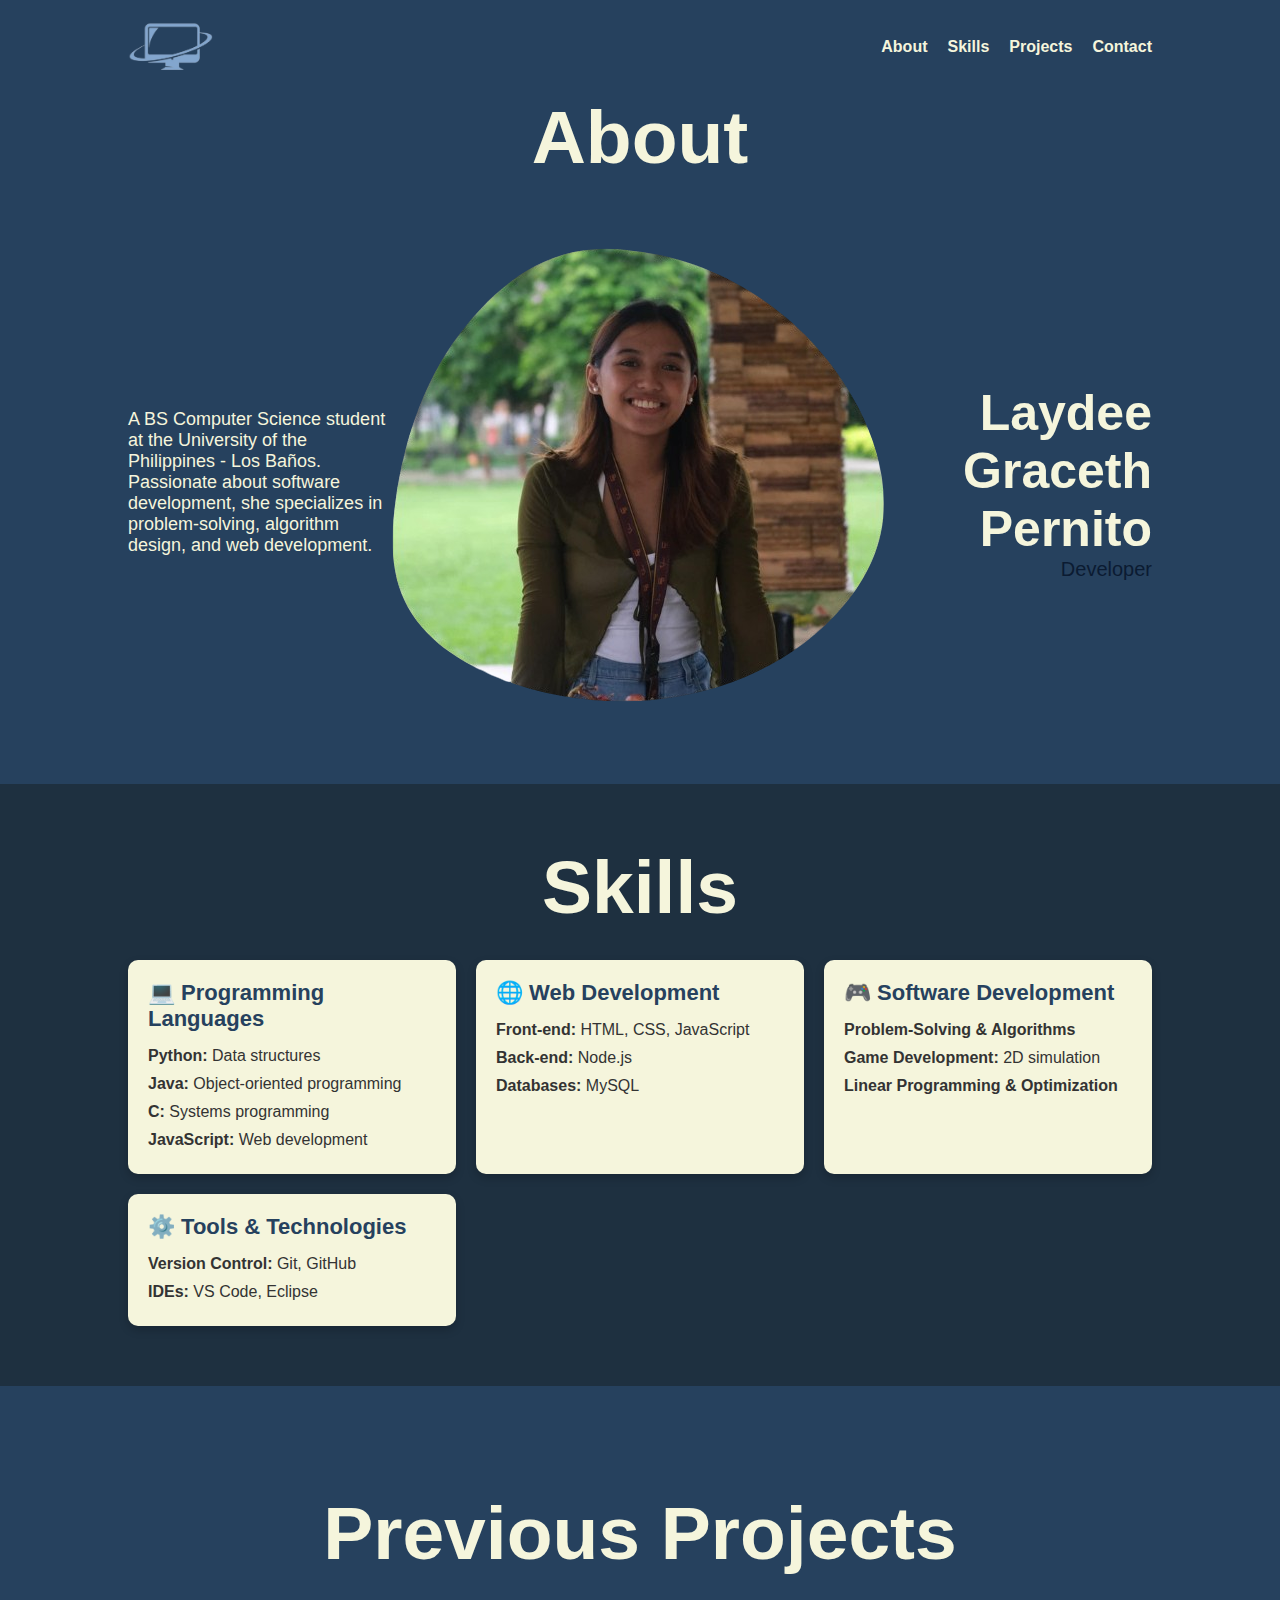
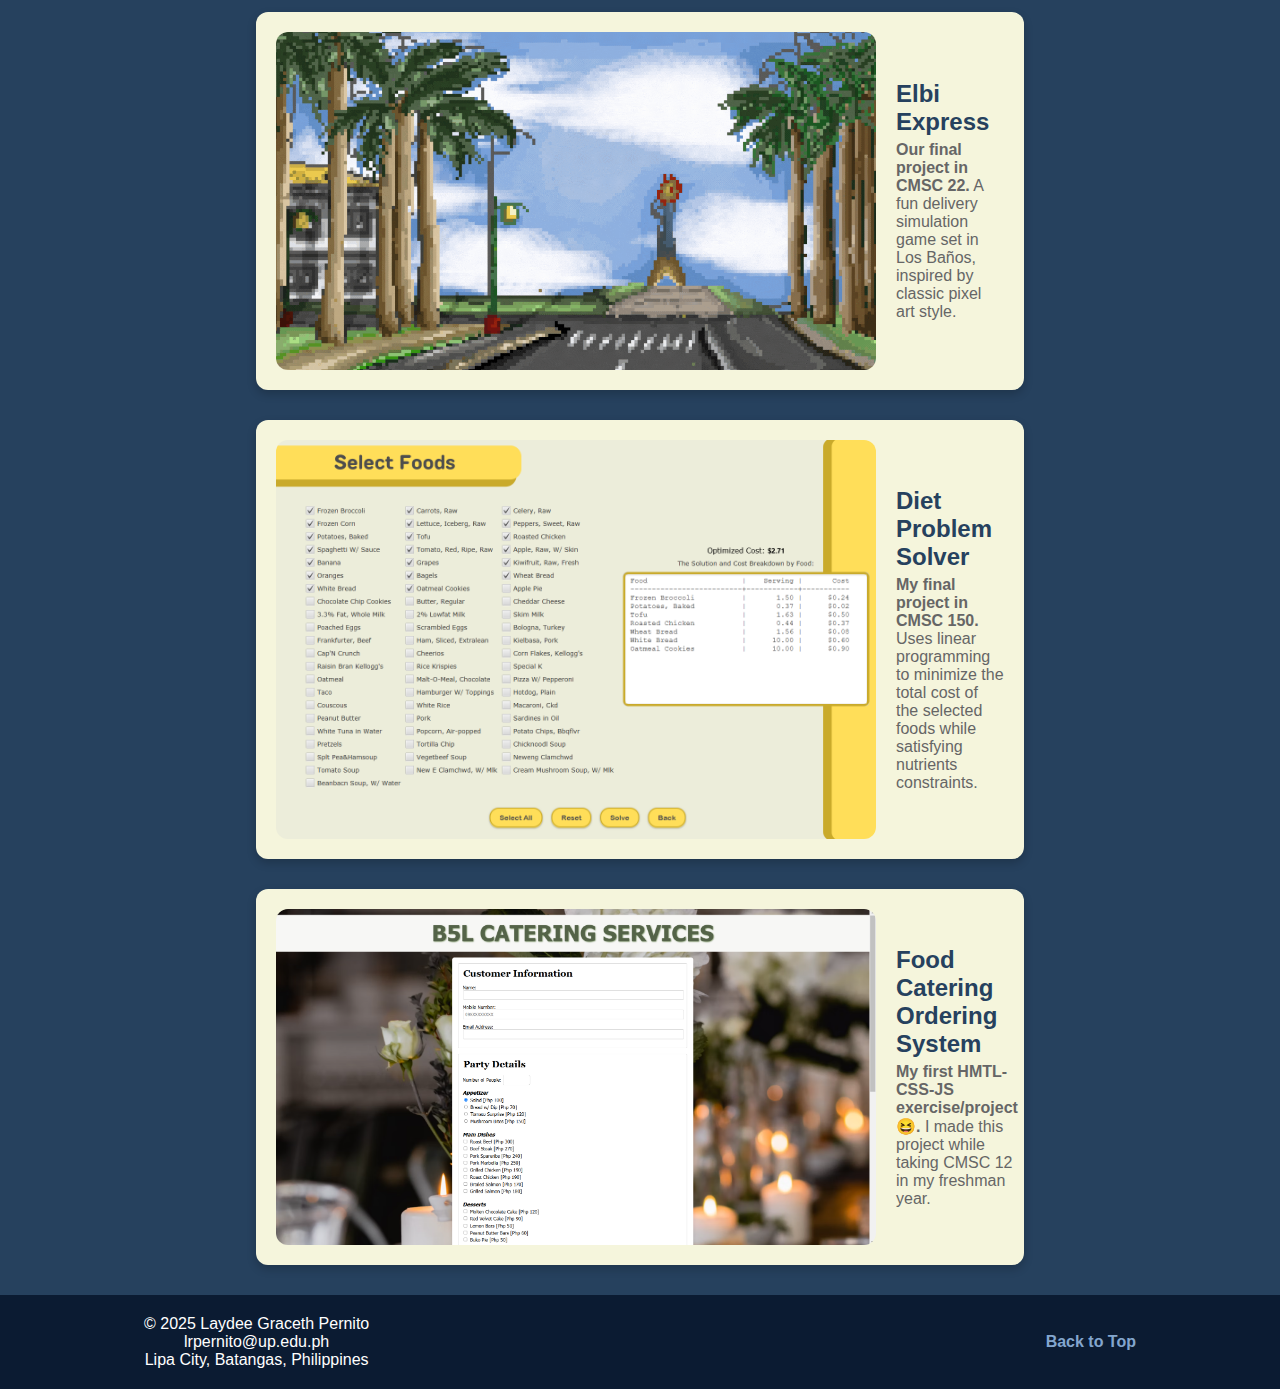
<file: index.html>
<!DOCTYPE html>
<html lang="en">
<head>
    <meta charset="UTF-8">
    <meta name="viewport" content="width=device-width, initial-scale=1.0">
    <title>Portfolio</title>
    <link rel="stylesheet" href="pernito_ex2.css">
</head>
<body>

    <!--Header-->
    <header>
        <div class="navigation">
            <div class="logo"><img src="logo.png" alt="Logo" height="50"></div>
            <nav>
                <ul>
                    <li><a href="#about">About</a></li>
                    <li><a href="#skills">Skills</a></li>
                    <li><a href="#projects">Projects</a></li>
                    <li><a href="#contact">Contact</a></li>
                </ul>
            </nav>
        </div>
    </header>  

    <!--About me-->
    <section id="about">
        <h1 id="project-title">About</h1>
        <div class="container">
            <div class="about-text">
                <p>A BS Computer Science student at the University of the Philippines - Los Baños. Passionate about software development, she specializes in problem-solving, algorithm design, and web development.</p>
            </div>
            
            <div class="profile">
                <img src="photo.png" alt="Your Photo">
            </div>

            <div class="name">
                <h1>Laydee Graceth Pernito</h1>
                <p>Developer</p>
            </div>
        </div>
    </section>

    <!--Skills-->
    <section id="skills">
        <div class="skills-container">
            <h2>Skills</h2>
            <div class="skills-grid">
                <div class="skill-box">
                    <h3>💻 Programming Languages</h3>
                    <ul>
                        <li><strong>Python:</strong> Data structures</li>
                        <li><strong>Java:</strong> Object-oriented programming</li>
                        <li><strong>C:</strong> Systems programming</li>
                        <li><strong>JavaScript:</strong> Web development</li>
                    </ul>
                </div>
    
                <div class="skill-box">
                    <h3>🌐 Web Development</h3>
                    <ul>
                        <li><strong>Front-end:</strong> HTML, CSS, JavaScript</li>
                        <li><strong>Back-end:</strong> Node.js</li>
                        <li><strong>Databases:</strong> MySQL</li>
                    </ul>
                </div>
    
                <div class="skill-box">
                    <h3>🎮 Software Development</h3>
                    <ul>
                        <li><strong>Problem-Solving & Algorithms</strong></li>
                        <li><strong>Game Development:</strong> 2D simulation</li>
                        <li><strong>Linear Programming & Optimization</strong></li>
                    </ul>
                </div>
    
                <div class="skill-box">
                    <h3>⚙️ Tools & Technologies</h3>
                    <ul>
                        <li><strong>Version Control:</strong> Git, GitHub</li>
                        <li><strong>IDEs:</strong> VS Code, Eclipse</li>
                    </ul>
                </div>
            </div>
        </div>
    </section>
    

    <!--Projects-->
    <section id="projects">
        <br> <br> <br>
        <h1 id="project-title">Previous Projects</h1> <br> <br>
        <div class="project-container">
            <div class="project">
                <img src="project1.gif" alt="Project 1">
                <div class="project-content">
                    <h3>Elbi Express</h3>
                    <p><strong>Our final project in CMSC 22.</strong> A fun delivery simulation game set in Los Baños, inspired by classic pixel art style.</p>
                </div>
            </div>
            <div class="project">
                <img src="project2.png" alt="Project 2">
                <div class="project-content">
                    <h3>Diet Problem Solver</h3>
                    <p><strong>My final project in CMSC 150.</strong> Uses linear programming to minimize the total cost of the selected foods while satisfying nutrients constraints.</p>
                </div>
            </div>
            <div class="project">
                <img src="project3.png" alt="Project 3">
                <div class="project-content">
                    <h3>Food Catering Ordering System</h3>
                    <p><strong>My first HMTL-CSS-JS exercise/project 😆.</strong> I made this project while taking CMSC 12 in my freshman year.</p>
                </div>
            </div>
        </div>
    </section>

    <!--Footer-->
    <footer>
        <div class="footer-content" id="contact">
            <p>&copy; 2025 Laydee Graceth Pernito
                <br> lrpernito@up.edu.ph
                <br> Lipa City, Batangas, Philippines
            </p>
            <a href="#top" class="back-to-top">Back to Top</a>
        </div>
    </footer>
</body>
</html>

<!--
REFERENCES
- Lists
    https://www.w3schools.com/tags/tag_ul.asp
-->
</file>
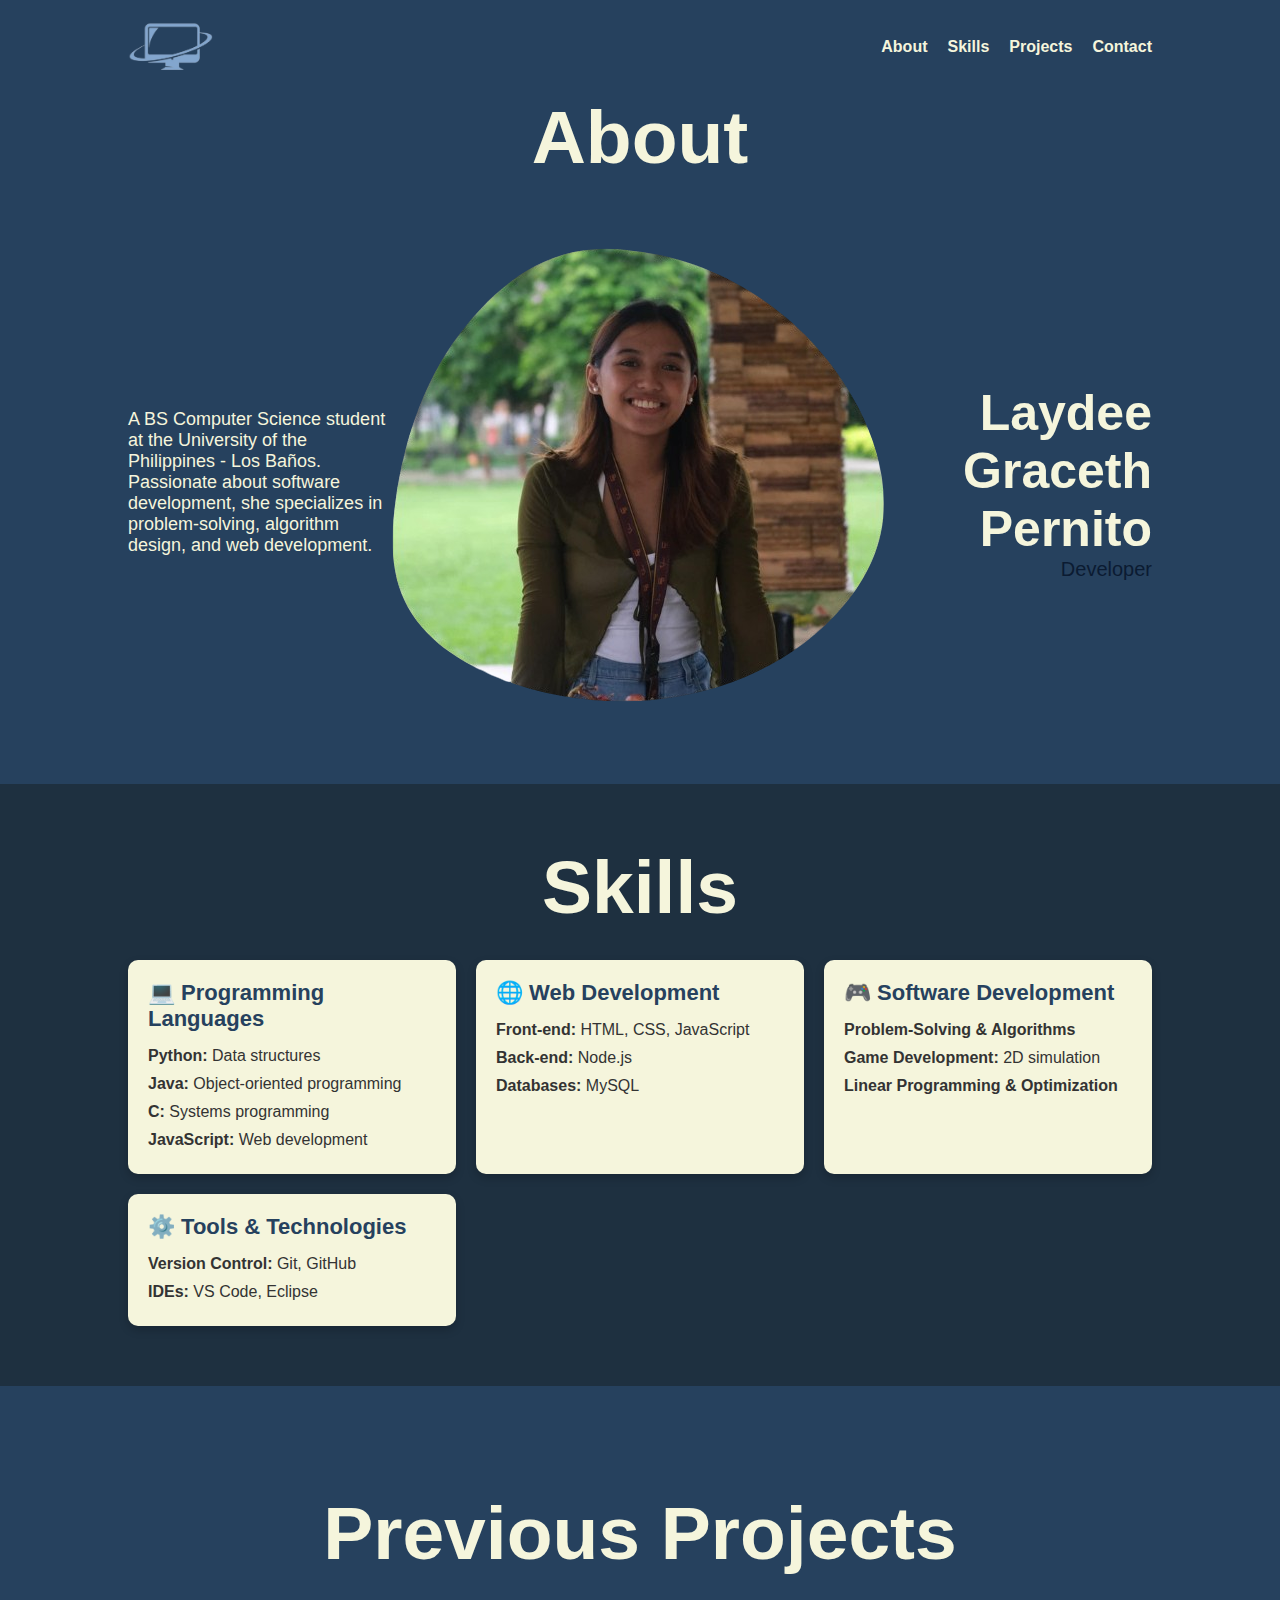
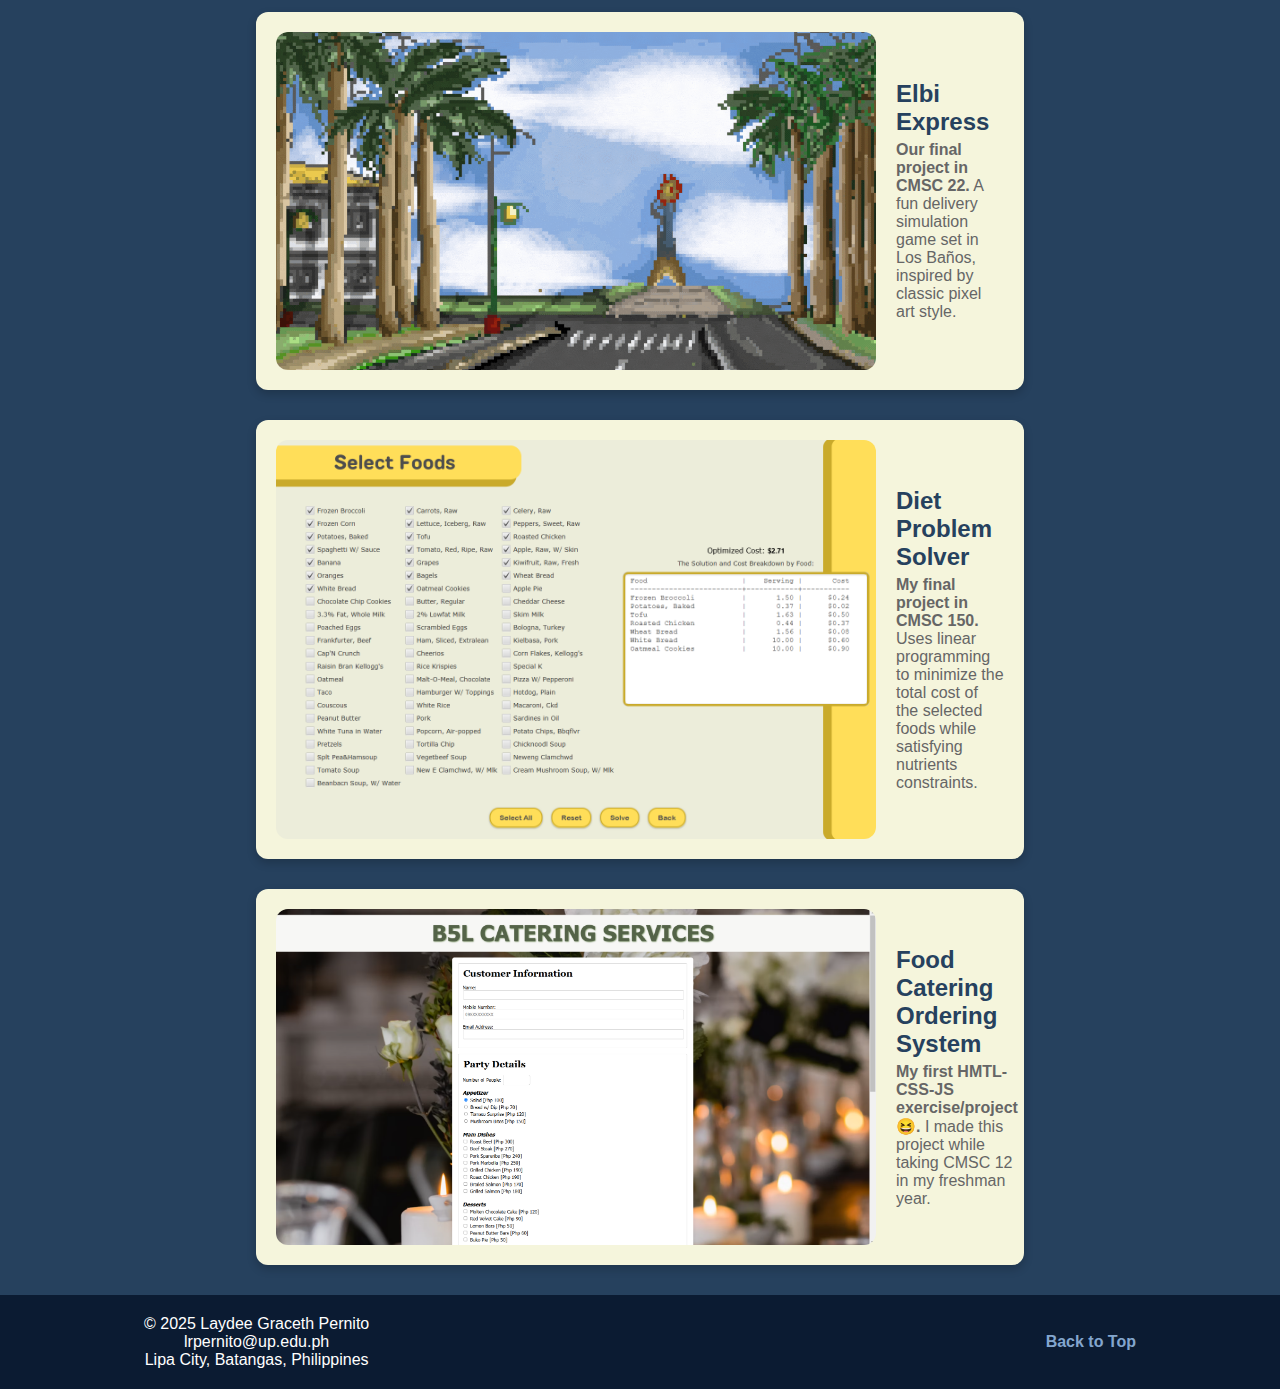
<file: pernito_ex2.html>
<!DOCTYPE html>
<html lang="en">
<head>
    <meta charset="UTF-8">
    <meta name="viewport" content="width=device-width, initial-scale=1.0">
    <title>Portfolio</title>
    <link rel="stylesheet" href="pernito_ex2.css">
</head>
<body>

    <!--Header-->
    <header>
        <div class="navigation">
            <div class="logo"><img src="logo.png" alt="Logo" height="50"></div>
            <nav>
                <ul>
                    <li><a href="#about">About</a></li>
                    <li><a href="#skills">Skills</a></li>
                    <li><a href="#projects">Projects</a></li>
                    <li><a href="#contact">Contact</a></li>
                </ul>
            </nav>
        </div>
    </header>  

    <!--About me-->
    <section id="about">
        <h1 id="project-title">About</h1>
        <div class="container">
            <div class="about-text">
                <p>A BS Computer Science student at the University of the Philippines - Los Baños. Passionate about software development, she specializes in problem-solving, algorithm design, and web development.</p>
            </div>
            
            <div class="profile">
                <img src="photo.png" alt="Your Photo">
            </div>

            <div class="name">
                <h1>Laydee Graceth Pernito</h1>
                <p>Developer</p>
            </div>
        </div>
    </section>

    <!--Skills-->
    <section id="skills">
        <div class="skills-container">
            <h2>Skills</h2>
            <div class="skills-grid">
                <div class="skill-box">
                    <h3>💻 Programming Languages</h3>
                    <ul>
                        <li><strong>Python:</strong> Data structures</li>
                        <li><strong>Java:</strong> Object-oriented programming</li>
                        <li><strong>C:</strong> Systems programming</li>
                        <li><strong>JavaScript:</strong> Web development</li>
                    </ul>
                </div>
    
                <div class="skill-box">
                    <h3>🌐 Web Development</h3>
                    <ul>
                        <li><strong>Front-end:</strong> HTML, CSS, JavaScript</li>
                        <li><strong>Back-end:</strong> Node.js</li>
                        <li><strong>Databases:</strong> MySQL</li>
                    </ul>
                </div>
    
                <div class="skill-box">
                    <h3>🎮 Software Development</h3>
                    <ul>
                        <li><strong>Problem-Solving & Algorithms</strong></li>
                        <li><strong>Game Development:</strong> 2D simulation</li>
                        <li><strong>Linear Programming & Optimization</strong></li>
                    </ul>
                </div>
    
                <div class="skill-box">
                    <h3>⚙️ Tools & Technologies</h3>
                    <ul>
                        <li><strong>Version Control:</strong> Git, GitHub</li>
                        <li><strong>IDEs:</strong> VS Code, Eclipse</li>
                    </ul>
                </div>
            </div>
        </div> 
    </section>
    

    <!--Projects-->
    <section id="projects">
        <br> <br> <br>
        <h1 id="project-title">Previous Projects</h1> <br> <br>
        <div class="project-container">
            <div class="project">
                <img src="project1.gif" alt="Project 1">
                <div class="project-content">
                    <h3>Elbi Express</h3>
                    <p><strong>Our final project in CMSC 22.</strong> A fun delivery simulation game set in Los Baños, inspired by classic pixel art style.</p>
                </div>
            </div>
            <div class="project">
                <img src="project2.png" alt="Project 2">
                <div class="project-content">
                    <h3>Diet Problem Solver</h3>
                    <p><strong>My final project in CMSC 150.</strong> Uses linear programming to minimize the total cost of the selected foods while satisfying nutrients constraints.</p>
                </div>
            </div>
            <div class="project">
                <img src="project3.png" alt="Project 3">
                <div class="project-content">
                    <h3>Food Catering Ordering System</h3>
                    <p><strong>My first HMTL-CSS-JS exercise/project 😆.</strong> I made this project while taking CMSC 12 in my freshman year.</p>
                </div>
            </div>
        </div>
    </section>

    <!--Footer-->
    <footer>
        <div class="footer-content" id="contact">
            <p>&copy; 2025 Laydee Graceth Pernito
                <br> lrpernito@up.edu.ph
                <br> Lipa City, Batangas, Philippines
            </p>
            <a href="#top" class="back-to-top">Back to Top</a>
        </div>
    </footer>
</body>
</html>

<!--
REFERENCES
- Lists
    https://www.w3schools.com/tags/tag_ul.asp
-->
</file>
<file: pernito_ex2.css>
/*OVERALL STYLE*/
* {
    margin: 0;
    padding: 0;
    box-sizing: border-box;
    font-family: Arial, sans-serif;
}

body {
    background-color: #26415E;
    color: #333;
    text-align: center;
}

/*Header*/
header {
    background: none;
    padding: 20px 10%;
    display: flex;
    justify-content: space-between;
    align-items: center;
}

.navigation {
    display: flex;
    width: 100%;
    justify-content: space-between;
    align-items: center;
}

nav ul {
    list-style: none;
    display: flex;
    gap: 20px;
}

nav ul li {
    display: inline;
}

nav ul li a {
    color: beige;
    text-decoration: none;
    font-size: 16px;
    font-weight: bold;
}

/*About*/
#about .container {
    display: flex;
    justify-content: space-between;
    align-items: center;
    width: 80%;
    margin: auto;
    padding: 50px 0;
    position: relative;
}

.about-text {
    width: 30%;
    text-align: left;
    font-size: 18px;
    color: beige;
}

.profile {
    position: center;
}

.profile img {
    transition: transform 0.3s ease-in-out;
}

.profile img:hover {
    transform: scale(1.05);
}

.name {
    text-align: right;
    width: 30%;
}

.name h1 {
    font-size: 50px;
    font-weight: bold;
    color: beige;
}

.name p {
    font-size: 20px;
    color: #0B1B32;
}

/*Animation*/
#featured .container img {
    animation: fadeIn 1.5s ease-in-out;
}

/*Skills*/
#skills {
    background-color: #1E3040;
    padding: 60px 0;
}

.skills-container {
    width: 80%;
    margin: auto;
}

.skills-container h2 {
    font-size: 75px;
    color: beige;
    margin-bottom: 30px;
    font-weight: bold;
}

.skills-grid {
    display: grid;
    grid-template-columns: repeat(auto-fit, minmax(300px, 1fr));
    gap: 20px;
    justify-content: center;
}

.skill-box {
    background: beige;
    padding: 20px;
    border-radius: 10px;
    box-shadow: 0 4px 10px rgba(0, 0, 0, 0.2);
    text-align: left;
    transition: transform 0.3s ease-in-out;
}

.skill-box:hover {
    transform: translateY(-5px);
}

.skill-box h3 {
    font-size: 22px;
    color: #26415E;
    margin-bottom: 10px;
}

.skill-box ul {
    list-style: none;
    padding: 0;
}

.skill-box ul li {
    font-size: 16px;
    color: #333;
    padding: 5px 0;
}


/*Projects*/
#projects {
    margin-top: 50px;
    text-align: center;
}

#project-title {
    color: beige;
    font-size: 75px;
}

.project-container {
    display: flex;
    flex-direction: column;
    align-items: center;
    gap: 30px;
    width: 60%;
    margin: auto;
}

.project {
    display: flex;
    align-items: center;
    background: white;
    padding: 20px;
    border-radius: 12px;
    box-shadow: 0 4px 10px rgba(0, 0, 0, 0.2);
    width: 100%;
    text-align: left;
    animation: fadeIn 1.5s ease-in-out;
    background-color: beige;
}

.project img {
    width: 600px;
    height: auto;
    object-fit: cover;
    border-radius: 12px;
    transition: transform 0.3s ease-in-out;
    margin-right: 20px;
}

.project img:hover {
    transform: scale(1.05);
}

.project-content {
    flex: 1;
}

.project h3 {
    font-size: 24px;
    font-weight: bold;
    color: #26415E;
    margin-bottom: 5px;
}

.project p {
    font-size: 16px;
    color: #666;
}


/*Footer*/
footer {
    background: #0B1B32;
    color: white;
    padding: 20px;
    margin-top: 30px;
}

.footer-content {
    display: flex;
    justify-content: space-between;
    align-items: center;
    width: 80%;
    margin: auto;
}

.back-to-top {
    color: #83A6CE;
    text-decoration: none;
    font-weight: bold;
}

.back-to-top:hover {
    text-decoration: underline;
}

/*More Animations*/
@keyframes fadeIn {
    from {
        opacity: 0;
    }
    to {
        opacity: 1;
    }
}

@keyframes slideUp {
    from {
        transform: translateY(30px);
        opacity: 0;
    }
    to {
        transform: translateY(0);
        opacity: 1;
    }
}

/*
REFERENCES
- Animations
    https://www.w3schools.com/css/css3_animations.asp
- Automatic Sizing for Grids
    https://css-tricks.com/auto-sizing-columns-css-grid-auto-fill-vs-auto-fit/
*/
</file>
